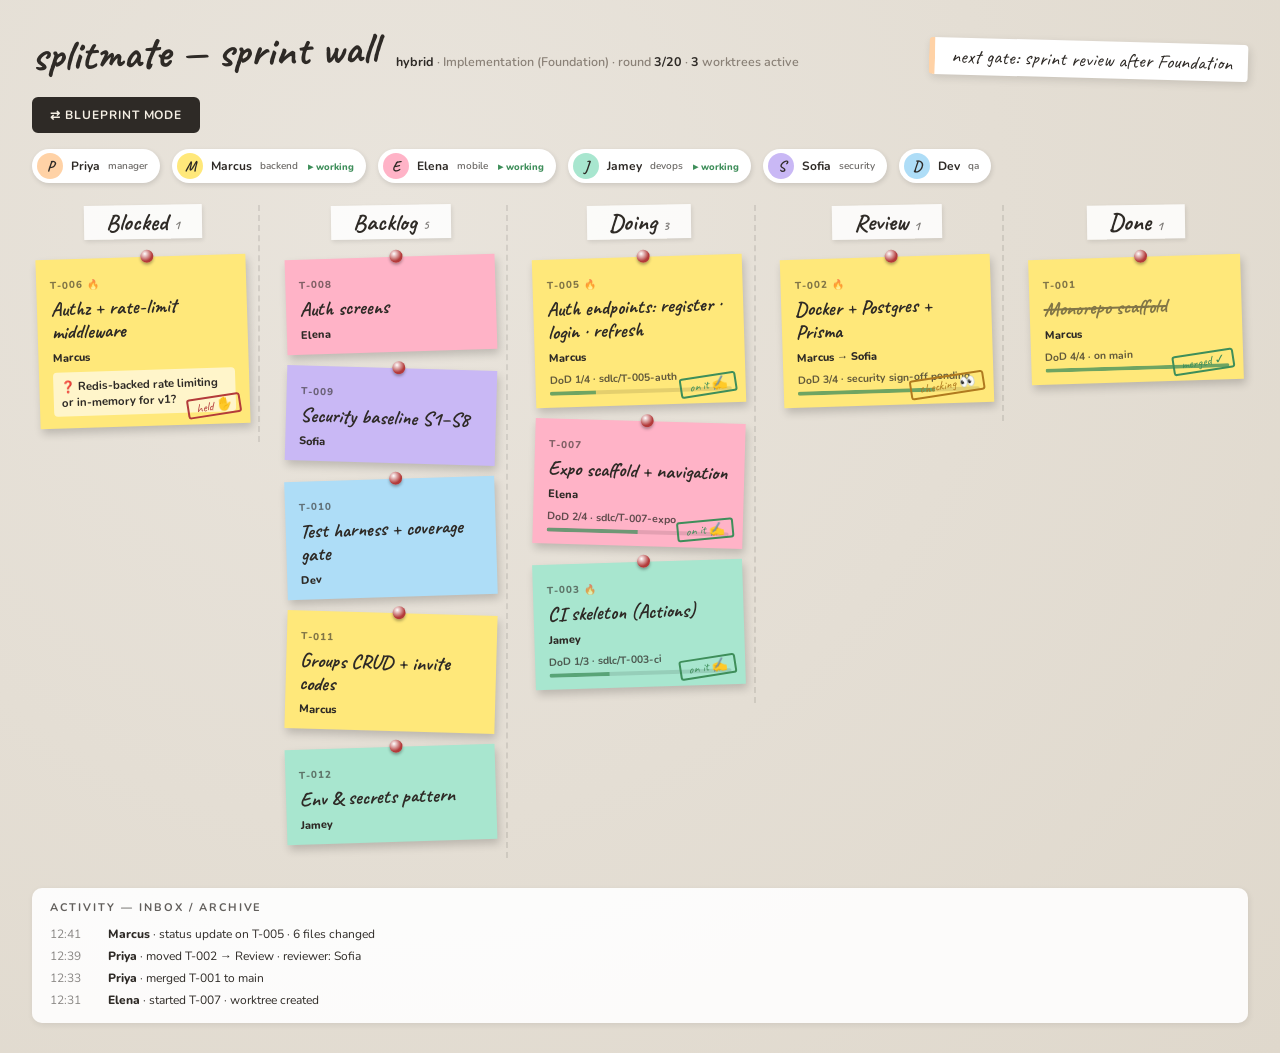
<file: boardroom-dashboard-demo.html>
<!DOCTYPE html>
<html lang="en">
<head>
<meta charset="UTF-8">
<meta name="viewport" content="width=device-width, initial-scale=1.0">
<title>boardroom — Sprint Wall / Blueprint</title>
<link href="https://fonts.googleapis.com/css2?family=Caveat:wght@600;700&family=Nunito:wght@400;600;700;800&family=Oswald:wght@500;600;700&family=IBM+Plex+Mono:wght@400;500;600&display=swap" rel="stylesheet">
<style>
/* ============================================================
   SHARED STRUCTURE (theme-agnostic layout skeleton)
   ============================================================ */
*{margin:0;box-sizing:border-box}
body{min-height:100vh;transition:background .3s}
.hdr{display:flex;align-items:baseline;gap:18px;flex-wrap:wrap;padding:24px 32px 6px}
.meta{font-size:12.5px}
.gate{margin-left:auto}
.toggle{cursor:pointer;font-size:12px;font-weight:700;letter-spacing:.08em;padding:8px 16px;border-radius:6px;border:2px solid}
.team{display:flex;gap:12px;padding:10px 32px 4px;flex-wrap:wrap}
.member{display:flex;align-items:center;gap:8px;font-size:12px;font-weight:700;padding:4px 12px 4px 5px}
.face{width:26px;height:26px;border-radius:50%;display:grid;place-items:center;font-size:15px;font-weight:700}
.member small{font-weight:600;font-size:10px;opacity:.7}
.member[data-busy]::after{content:"▸ working";font-size:9.5px;font-weight:800;margin-left:2px}
.board{display:grid;grid-template-columns:repeat(5,1fr);gap:16px;padding:18px 28px 30px;align-items:start}
.col h2{font-size:18px;margin-bottom:14px}
.col h2 span{font-size:13px;opacity:.6;margin-left:6px}
.card{position:relative;padding:13px 14px 12px;margin-bottom:16px;cursor:pointer;transition:transform .15s}
.tid{font-size:10px;font-weight:800;letter-spacing:.1em;opacity:.6}
.ttl{font-size:16px;line-height:1.15;margin:3px 0 7px;font-weight:700}
.who{font-size:11px;font-weight:800}
.dod{margin-top:7px;font-size:10.5px;font-weight:700;opacity:.75}
.dod .bar{height:4px;border-radius:2px;margin-top:4px;overflow:hidden;background:rgba(0,0,0,.14)}
.dod .bar i{display:block;height:100%}
.q{font-size:11.5px;font-weight:700;border-radius:4px;padding:6px 8px;margin-top:7px;line-height:1.4}
.card[data-stamp]::after{position:absolute;bottom:8px;right:9px;font-size:13px;padding:0 7px;border:2px solid;border-radius:3px;transform:rotate(-7deg)}
.card[data-status="done"] .ttl{text-decoration:line-through;opacity:.6}
.feed{margin:0 32px 30px;padding:12px 18px}
.feed h4{font-size:11px;letter-spacing:.18em;margin-bottom:8px;opacity:.75}
.feed div{display:flex;gap:14px;font-size:12px;padding:3px 0}
.feed time{opacity:.55;min-width:44px}
.titleblock{display:none}
@media (max-width:1100px){.board{grid-template-columns:repeat(2,1fr)}}
@media (max-width:640px){.board{grid-template-columns:1fr}}
@media (prefers-reduced-motion:reduce){*{transition:none!important;animation:none!important}}

/* ============================================================
   THEME: SPRINT WALL
   ============================================================ */
body[data-theme="wall"]{
  --marcus:#FFE87A;--elena:#FFB3C7;--jamey:#A8E6CF;--sofia:#C9B8F5;--dev:#AEDDF7;--priya:#FFD2A6;
  font-family:'Nunito',sans-serif;color:#2E2A26;
  background:radial-gradient(circle at 30% 20%,#E9E4DC 0%,#DFD8CC 100%);
}
body[data-theme="wall"] .proj{font-family:'Caveat',cursive;font-size:44px;transform:rotate(-1.2deg)}
body[data-theme="wall"] .meta{color:#8A8177;font-weight:600}
body[data-theme="wall"] .meta b{color:#2E2A26}
body[data-theme="wall"] .gate{font-family:'Caveat',cursive;font-size:20px;background:#fff;padding:6px 16px;border-radius:4px;box-shadow:2px 3px 8px rgba(0,0,0,.12);transform:rotate(1.5deg);border-left:6px solid var(--priya)}
body[data-theme="wall"] .toggle{background:#2E2A26;color:#F5EFE4;border-color:#2E2A26;font-family:'Nunito',sans-serif}
body[data-theme="wall"] .member{background:#fff;border-radius:20px;box-shadow:1px 2px 5px rgba(0,0,0,.12)}
body[data-theme="wall"] .face{font-family:'Caveat',cursive}
body[data-theme="wall"] .member[data-busy]::after{color:#3E8E5A}
body[data-theme="wall"] [data-agent="marcus"] .face,body[data-theme="wall"] .card[data-agent="marcus"]{background:var(--marcus)}
body[data-theme="wall"] [data-agent="elena"] .face,body[data-theme="wall"] .card[data-agent="elena"]{background:var(--elena)}
body[data-theme="wall"] [data-agent="jamey"] .face,body[data-theme="wall"] .card[data-agent="jamey"]{background:var(--jamey)}
body[data-theme="wall"] [data-agent="sofia"] .face,body[data-theme="wall"] .card[data-agent="sofia"]{background:var(--sofia)}
body[data-theme="wall"] [data-agent="dev"] .face,body[data-theme="wall"] .card[data-agent="dev"]{background:var(--dev)}
body[data-theme="wall"] [data-agent="priya"] .face{background:var(--priya)}
body[data-theme="wall"] .col{border-right:2px dashed rgba(0,0,0,.09);padding:0 10px}
body[data-theme="wall"] .col:last-child{border-right:0}
body[data-theme="wall"] .col h2{font-family:'Caveat',cursive;font-size:24px;text-align:center;width:max-content;margin:0 auto 18px;background:rgba(255,255,255,.85);padding:2px 22px;transform:rotate(-1deg);box-shadow:1px 2px 4px rgba(0,0,0,.1)}
body[data-theme="wall"] .card{max-width:215px;margin-left:auto;margin-right:auto;box-shadow:2px 5px 9px rgba(0,0,0,.18)}
body[data-theme="wall"] .card::before{content:"";position:absolute;top:-7px;left:50%;width:13px;height:13px;border-radius:50%;background:radial-gradient(circle at 35% 30%,#fff,#B33A3A 60%);box-shadow:0 2px 3px rgba(0,0,0,.3)}
body[data-theme="wall"] .card:nth-of-type(odd){transform:rotate(-1.8deg)}
body[data-theme="wall"] .card:nth-of-type(even){transform:rotate(1.6deg)}
body[data-theme="wall"] .card:hover{transform:scale(1.05) rotate(0);z-index:3}
body[data-theme="wall"] .ttl{font-family:'Caveat',cursive;font-size:20px;font-weight:700}
body[data-theme="wall"] .card[data-priority="high"] .tid::after{content:" 🔥"}
body[data-theme="wall"] .dod .bar i{background:#3E8E5A}
body[data-theme="wall"] .q{background:rgba(255,255,255,.6)}
body[data-theme="wall"] .q::before{content:"❓ "}
body[data-theme="wall"] .card[data-stamp]::after{content:attr(data-stamp-wall);font-family:'Caveat',cursive;color:#3E8E5A;border-color:#3E8E5A}
body[data-theme="wall"] .card[data-stamp="hold"]::after{color:#B33A3A;border-color:#B33A3A}
body[data-theme="wall"] .card[data-stamp="inspect"]::after{color:#B07A1F;border-color:#B07A1F}
body[data-theme="wall"] .feed{background:rgba(255,255,255,.9);border-radius:10px;box-shadow:1px 2px 6px rgba(0,0,0,.08)}
body[data-theme="wall"] .feed b{font-weight:800}

/* ============================================================
   THEME: BLUEPRINT
   ============================================================ */
body[data-theme="blueprint"]{
  --lineW:rgba(214,228,255,.55);--lineF:rgba(214,228,255,.16);--ok:#7CE3A9;--warn:#FFD37A;--alarm:#FF9C8F;
  font-family:'IBM Plex Mono',monospace;color:#E8F0FF;
  background:
    repeating-linear-gradient(0deg,transparent 0 23px,var(--lineF) 23px 24px),
    repeating-linear-gradient(90deg,transparent 0 23px,var(--lineF) 23px 24px),
    linear-gradient(135deg,#123C7A 0%,#0E3168 100%);
}
body[data-theme="blueprint"] .proj{font-family:'Oswald',sans-serif;font-size:26px;font-weight:700;letter-spacing:.22em;text-transform:uppercase}
body[data-theme="blueprint"] .meta{color:#9DB4E0;letter-spacing:.1em;text-transform:uppercase;font-size:10.5px}
body[data-theme="blueprint"] .meta b{color:#E8F0FF}
body[data-theme="blueprint"] .gate{font-size:10.5px;letter-spacing:.14em;text-transform:uppercase;border:1px dashed var(--lineW);padding:6px 14px;color:var(--warn)}
body[data-theme="blueprint"] .toggle{background:transparent;color:#E8F0FF;border-color:var(--lineW);font-family:'Oswald',sans-serif;letter-spacing:.15em;text-transform:uppercase;border-radius:0}
body[data-theme="blueprint"] .team{border:1px solid var(--lineW);margin:14px 32px 0;padding:0;width:max-content;gap:0}
body[data-theme="blueprint"] .member{border-right:1px dashed var(--lineF);padding:8px 16px;border-radius:0}
body[data-theme="blueprint"] .member:last-child{border-right:0}
body[data-theme="blueprint"] .face{display:none}
body[data-theme="blueprint"] .member b{font-family:'Oswald',sans-serif;letter-spacing:.1em;text-transform:uppercase}
body[data-theme="blueprint"] .member small{letter-spacing:.12em;text-transform:uppercase;color:#9DB4E0}
body[data-theme="blueprint"] .member[data-busy]::after{content:"▸ RUNNING";color:var(--ok)}
body[data-theme="blueprint"] .col{border-top:1px solid var(--lineW);padding-top:10px}
body[data-theme="blueprint"] .col h2{font-family:'Oswald',sans-serif;font-size:14px;letter-spacing:.2em;text-transform:uppercase}
body[data-theme="blueprint"] .card{background:rgba(9,34,74,.55);border:1px solid var(--lineW)}
body[data-theme="blueprint"] .card:hover{transform:translateY(-2px)}
body[data-theme="blueprint"] .tid{color:#9DB4E0}
body[data-theme="blueprint"] .ttl{font-family:'Oswald',sans-serif;font-size:14.5px;letter-spacing:.04em;text-transform:uppercase;font-weight:600}
body[data-theme="blueprint"] .who{color:#9DB4E0;letter-spacing:.1em;text-transform:uppercase;font-size:9.5px}
body[data-theme="blueprint"] .who::before{content:"crew: "}
body[data-theme="blueprint"] .card[data-priority="high"] .tid::after{content:" · PRI-A";color:var(--warn)}
body[data-theme="blueprint"] .dod{color:#9DB4E0}
body[data-theme="blueprint"] .dod .bar{background:rgba(214,228,255,.15)}
body[data-theme="blueprint"] .dod .bar i{background:var(--ok)}
body[data-theme="blueprint"] .q{color:var(--alarm);background:rgba(255,156,143,.07);border-left:2px solid var(--alarm);border-radius:0}
body[data-theme="blueprint"] .q::before{content:"RFI → HUMAN: ";letter-spacing:.1em}
body[data-theme="blueprint"] .card[data-stamp]::after{content:attr(data-stamp-bp);font-family:'Oswald',sans-serif;letter-spacing:.14em;top:8px;bottom:auto;border-radius:0}
body[data-theme="blueprint"] .card[data-stamp="merged"]::after{color:var(--ok);border-color:var(--ok)}
body[data-theme="blueprint"] .card[data-stamp="hold"]::after{color:var(--alarm);border-color:var(--alarm)}
body[data-theme="blueprint"] .card[data-stamp="inspect"]::after{color:var(--warn);border-color:var(--warn)}
body[data-theme="blueprint"] .card[data-stamp="wip"]::after{color:#E8F0FF;border-color:#E8F0FF;opacity:.7}
body[data-theme="blueprint"] .feed{border:1px solid var(--lineW);background:rgba(9,34,74,.85)}
body[data-theme="blueprint"] .feed h4{font-family:'Oswald',sans-serif;letter-spacing:.25em}
body[data-theme="blueprint"] .feed div{color:#9DB4E0}
body[data-theme="blueprint"] .feed time{color:#E8F0FF}
body[data-theme="blueprint"] .titleblock{display:grid;grid-template-columns:repeat(4,auto);width:max-content;margin:0 32px 30px auto;border:1px solid var(--lineW);background:rgba(9,34,74,.85)}
body[data-theme="blueprint"] .titleblock div{padding:8px 16px;border-left:1px solid var(--lineF)}
body[data-theme="blueprint"] .titleblock div:first-child{border-left:0}
body[data-theme="blueprint"] .titleblock small{display:block;font-size:9px;letter-spacing:.18em;color:#9DB4E0}
body[data-theme="blueprint"] .titleblock b{font-family:'Oswald',sans-serif;font-size:14px;letter-spacing:.08em}
</style>
</head>
<body data-theme="wall">

<header class="hdr">
  <h1 class="proj">splitmate — sprint wall</h1>
  <span class="meta"><b>hybrid</b> · Implementation (Foundation) · round <b>3/20</b> · <b>3</b> worktrees active</span>
  <span class="gate">next gate: sprint review after Foundation</span>
  <button class="toggle" id="themeToggle" aria-pressed="false">⇄ BLUEPRINT MODE</button>
</header>

<section class="team" aria-label="Team">
  <span class="member" data-agent="priya"><span class="face">P</span><b>Priya</b> <small>manager</small></span>
  <span class="member" data-agent="marcus" data-busy><span class="face">M</span><b>Marcus</b> <small>backend</small></span>
  <span class="member" data-agent="elena" data-busy><span class="face">E</span><b>Elena</b> <small>mobile</small></span>
  <span class="member" data-agent="jamey" data-busy><span class="face">J</span><b>Jamey</b> <small>devops</small></span>
  <span class="member" data-agent="sofia"><span class="face">S</span><b>Sofia</b> <small>security</small></span>
  <span class="member" data-agent="dev"><span class="face">D</span><b>Dev</b> <small>qa</small></span>
</section>

<main class="board">
  <section class="col" data-col="blocked">
    <h2>Blocked<span>1</span></h2>
    <article class="card" data-status="blocked" data-agent="marcus" data-priority="high" data-stamp="hold" data-stamp-wall="held ✋" data-stamp-bp="HOLD">
      <span class="tid">T-006</span><h3 class="ttl">Authz + rate-limit middleware</h3>
      <div class="who">Marcus</div>
      <p class="q">Redis-backed rate limiting or in-memory for v1?</p>
    </article>
  </section>

  <section class="col" data-col="backlog">
    <h2>Backlog<span>5</span></h2>
    <article class="card" data-agent="elena"><span class="tid">T-008</span><h3 class="ttl">Auth screens</h3><div class="who">Elena</div></article>
    <article class="card" data-agent="sofia"><span class="tid">T-009</span><h3 class="ttl">Security baseline S1–S8</h3><div class="who">Sofia</div></article>
    <article class="card" data-agent="dev"><span class="tid">T-010</span><h3 class="ttl">Test harness + coverage gate</h3><div class="who">Dev</div></article>
    <article class="card" data-agent="marcus"><span class="tid">T-011</span><h3 class="ttl">Groups CRUD + invite codes</h3><div class="who">Marcus</div></article>
    <article class="card" data-agent="jamey"><span class="tid">T-012</span><h3 class="ttl">Env & secrets pattern</h3><div class="who">Jamey</div></article>
  </section>

  <section class="col" data-col="progress">
    <h2>Doing<span>3</span></h2>
    <article class="card" data-status="progress" data-agent="marcus" data-priority="high" data-stamp="wip" data-stamp-wall="on it ✍" data-stamp-bp="W.I.P.">
      <span class="tid">T-005</span><h3 class="ttl">Auth endpoints: register · login · refresh</h3><div class="who">Marcus</div>
      <div class="dod">DoD 1/4 · sdlc/T-005-auth<div class="bar"><i style="width:25%"></i></div></div>
    </article>
    <article class="card" data-status="progress" data-agent="elena" data-stamp="wip" data-stamp-wall="on it ✍" data-stamp-bp="W.I.P.">
      <span class="tid">T-007</span><h3 class="ttl">Expo scaffold + navigation</h3><div class="who">Elena</div>
      <div class="dod">DoD 2/4 · sdlc/T-007-expo<div class="bar"><i style="width:50%"></i></div></div>
    </article>
    <article class="card" data-status="progress" data-agent="jamey" data-priority="high" data-stamp="wip" data-stamp-wall="on it ✍" data-stamp-bp="W.I.P.">
      <span class="tid">T-003</span><h3 class="ttl">CI skeleton (Actions)</h3><div class="who">Jamey</div>
      <div class="dod">DoD 1/3 · sdlc/T-003-ci<div class="bar"><i style="width:33%"></i></div></div>
    </article>
  </section>

  <section class="col" data-col="review">
    <h2>Review<span>1</span></h2>
    <article class="card" data-status="review" data-agent="marcus" data-priority="high" data-stamp="inspect" data-stamp-wall="checking 👀" data-stamp-bp="INSPECT">
      <span class="tid">T-002</span><h3 class="ttl">Docker + Postgres + Prisma</h3><div class="who">Marcus → Sofia</div>
      <div class="dod">DoD 3/4 · security sign-off pending<div class="bar"><i style="width:75%"></i></div></div>
    </article>
  </section>

  <section class="col" data-col="done">
    <h2>Done<span>1</span></h2>
    <article class="card" data-status="done" data-agent="marcus" data-stamp="merged" data-stamp-wall="merged ✓" data-stamp-bp="MERGED">
      <span class="tid">T-001</span><h3 class="ttl">Monorepo scaffold</h3><div class="who">Marcus</div>
      <div class="dod">DoD 4/4 · on main<div class="bar"><i style="width:100%"></i></div></div>
    </article>
  </section>
</main>

<footer class="feed" aria-label="Activity">
  <h4>ACTIVITY — INBOX / ARCHIVE</h4>
  <div><time>12:41</time><span><b>Marcus</b> · status update on T-005 · 6 files changed</span></div>
  <div><time>12:39</time><span><b>Priya</b> · moved T-002 → Review · reviewer: Sofia</span></div>
  <div><time>12:33</time><span><b>Priya</b> · merged T-001 to main</span></div>
  <div><time>12:31</time><span><b>Elena</b> · started T-007 · worktree created</span></div>
</footer>

<div class="titleblock">
  <div><small>PROJECT</small><b>SPLITMATE</b></div>
  <div><small>ROUND</small><b>3 / 20</b></div>
  <div><small>PARALLEL</small><b>3 WORKTREES</b></div>
  <div><small>APPROVED BY</small><b>PENDING — YOU</b></div>
</div>

<script>
(function(){
  const btn = document.getElementById('themeToggle');
  const proj = document.querySelector('.proj');
  function apply(theme){
    document.body.dataset.theme = theme;
    const bp = theme === 'blueprint';
    btn.textContent = bp ? '⇄ SPRINT WALL MODE' : '⇄ BLUEPRINT MODE';
    btn.setAttribute('aria-pressed', String(bp));
    proj.textContent = bp ? 'Splitmate — Construction Board' : 'splitmate — sprint wall';
  }
  btn.addEventListener('click', () => {
    apply(document.body.dataset.theme === 'wall' ? 'blueprint' : 'wall');
  });
  // NOTE for implementation outside this demo: persist choice with
  // localStorage.setItem('boardroom.theme', theme) and restore on load.
  // Omitted here because this demo also runs in sandboxed previews.
})();
</script>
</body>
</html>
</file>
